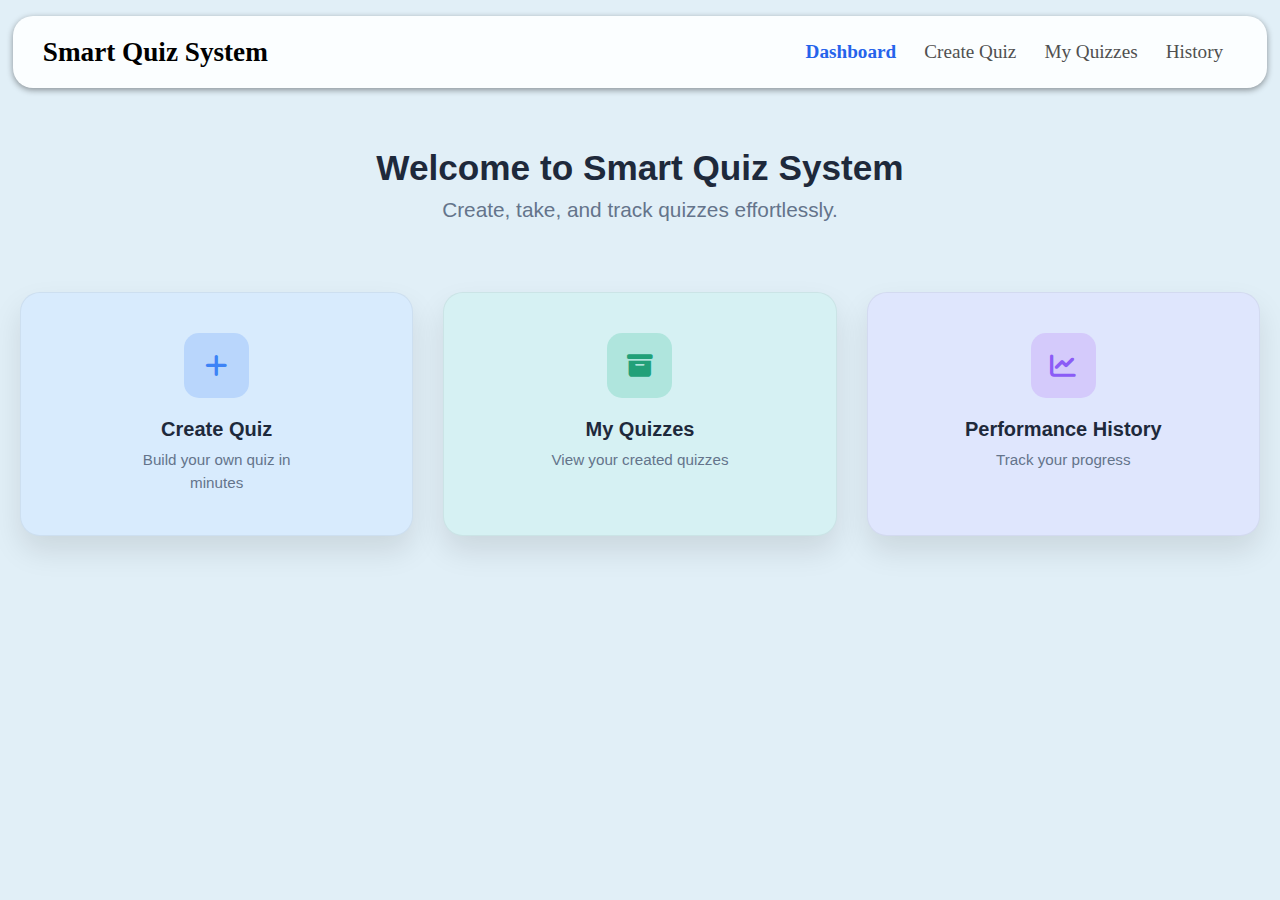
<file: index.html>
<!DOCTYPE html>
<html lang="en">

<head>
    <meta charset="UTF-8">
    <meta name="viewport" content="width=device-width, initial-scale=1.0">
    <title>Smart Quiz System</title>
    <link rel="stylesheet" href="https://cdnjs.cloudflare.com/ajax/libs/font-awesome/6.5.1/css/all.min.css">
    <link rel="stylesheet" href="css/style.css">
    <link rel="stylesheet" href="css/dashboard.css">
</head>

<body>

    <!-- NAV BAR -->

    <nav>
        <div class="logo">Smart Quiz System</div>
        <div class="nav-links">
            <a class="active">Dashboard</a>
            <a href="create-quiz.html">Create Quiz</a>
            <a href="my-quizzes.html">My Quizzes</a>
            <a href="history.html">History</a>
        </div>
    </nav>

    <!-- DASHBOARD -->

    <div class="dashboard-container">

        <div class="welcome-section">
            <h1>Welcome to Smart Quiz System</h1>
            <p>Create, take, and track quizzes effortlessly.</p>
        </div>

        <div class="dashboard-grid">

            <a href="create-quiz.html" class="create">
                <div class="icon-box">
                    <i class="fa-solid fa-plus"></i>
                </div>
                <h3>Create Quiz</h3>
                <p>Build your own quiz in minutes</p>
            </a>

            <a href="my-quizzes.html" class="my-quizzes">
                <div class="icon-box">
                    <i class="fa-solid fa-box-archive"></i>
                </div>
                <h3>My Quizzes</h3>
                <p>View your created quizzes</p>
            </a>

            <a href="history.html" class="history">
                <div class="icon-box">
                    <i class="fa-solid fa-chart-line"></i>
                </div>
                <h3>Performance History</h3>
                <p>Track your progress</p>
            </a>

        </div>

    </div>

</body>

</html>
</file>
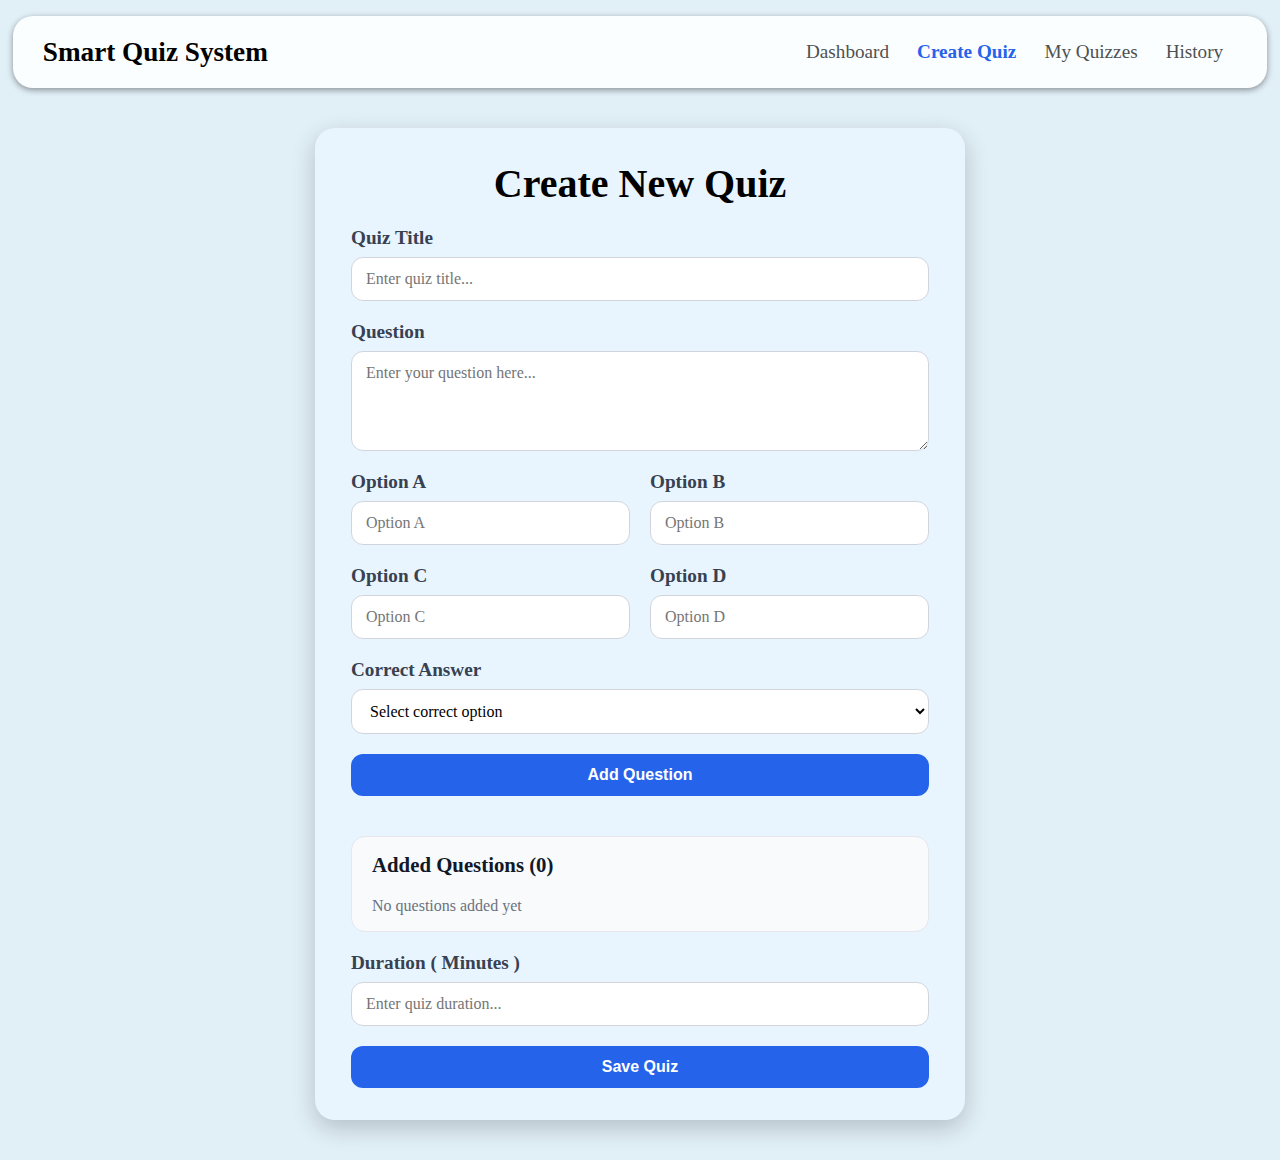
<file: create-quiz.html>
<!DOCTYPE html>
<html lang="en">

<head>
    <meta charset="UTF-8">
    <meta name="viewport" content="width=device-width, initial-scale=1.0">
    <title>Smart Quiz System</title>
    <link rel="stylesheet" href="https://cdnjs.cloudflare.com/ajax/libs/font-awesome/6.5.1/css/all.min.css">
    <link rel="stylesheet" href="css/style.css">
    <link rel="stylesheet" href="css/create-quiz.css">
</head>

<body>

    <!-- NAV BAR -->

    <nav>
        <div class="logo">Smart Quiz System</div>
        <div class="nav-links">
            <a>Dashboard</a>
            <a class="active">Create Quiz</a>
            <a>My Quizzes</a>
            <a>History</a>
        </div>
    </nav>

    <!-- CREATE QUIZ FORM -->

    <div class="create-card">

        <h1>Create New Quiz</h1>

        <form id="create-quiz-form">

            <label for="quiz-title"> <!-- quiz title -->
                Quiz Title
                <input id="quiz-title" type="text" placeholder="Enter quiz title...">
            </label>

            <label for="question"> <!-- question -->
                Question
                <textarea id="question" placeholder="Enter your question here..."></textarea>
            </label>

            <div class="options-grid"> <!-- options -->
                <label for="option-a">
                    Option A
                    <input id="option-a" type="text" placeholder="Option A">
                </label>

                <label for="option-b">
                    Option B
                    <input id="option-b" type="text" placeholder="Option B">
                </label>

                <label for="option-c">
                    Option C
                    <input id="option-c" type="text" placeholder="Option C">
                </label>

                <label for="option-d">
                    Option D
                    <input id="option-d" type="text" placeholder="Option D">
                </label>
            </div>

            <label for="correct-answer"> <!-- correct answer-->
                Correct Answer
                <select id="correct-answer" name="correctAnswer">
                    <option value="">Select correct option</option>
                    <option value="A">A</option>
                    <option value="B">B</option>
                    <option value="C">C</option>
                    <option value="D">D</option>
                </select>
            </label>


            <button type="button" id="add-Question-Btn">Add Question</button> <!-- Add  Question -->

            <div class="added-question">
                <div class="questions-added">
                    Added Questions (<span id="question-Count">0</span>)
                </div>
                <div class="question-list">No questions added yet
                    <!-- <div class="question-item">
                        <span class="question-number">Q${}.</span>
                        <span class="question-text">${}</span>
                        <span class="question-answer">Ans: ${}</span>
                        <img src="icons/delete.png" alt="delete">
                    </div> -->
                </div>
            </div>

            <label for="duration"> <!-- duration -->
                Duration ( Minutes )
                <input id="duration" type="number" min="1" max="180" placeholder="Enter quiz duration...">
            </label>

            <button type="submit" id="save-Quiz-Btn">Save Quiz</button> <!-- Save Quiz-->
        </form>

    </div>

    <script src="js/create-quiz.js"></script>

</body>

</html>
</file>
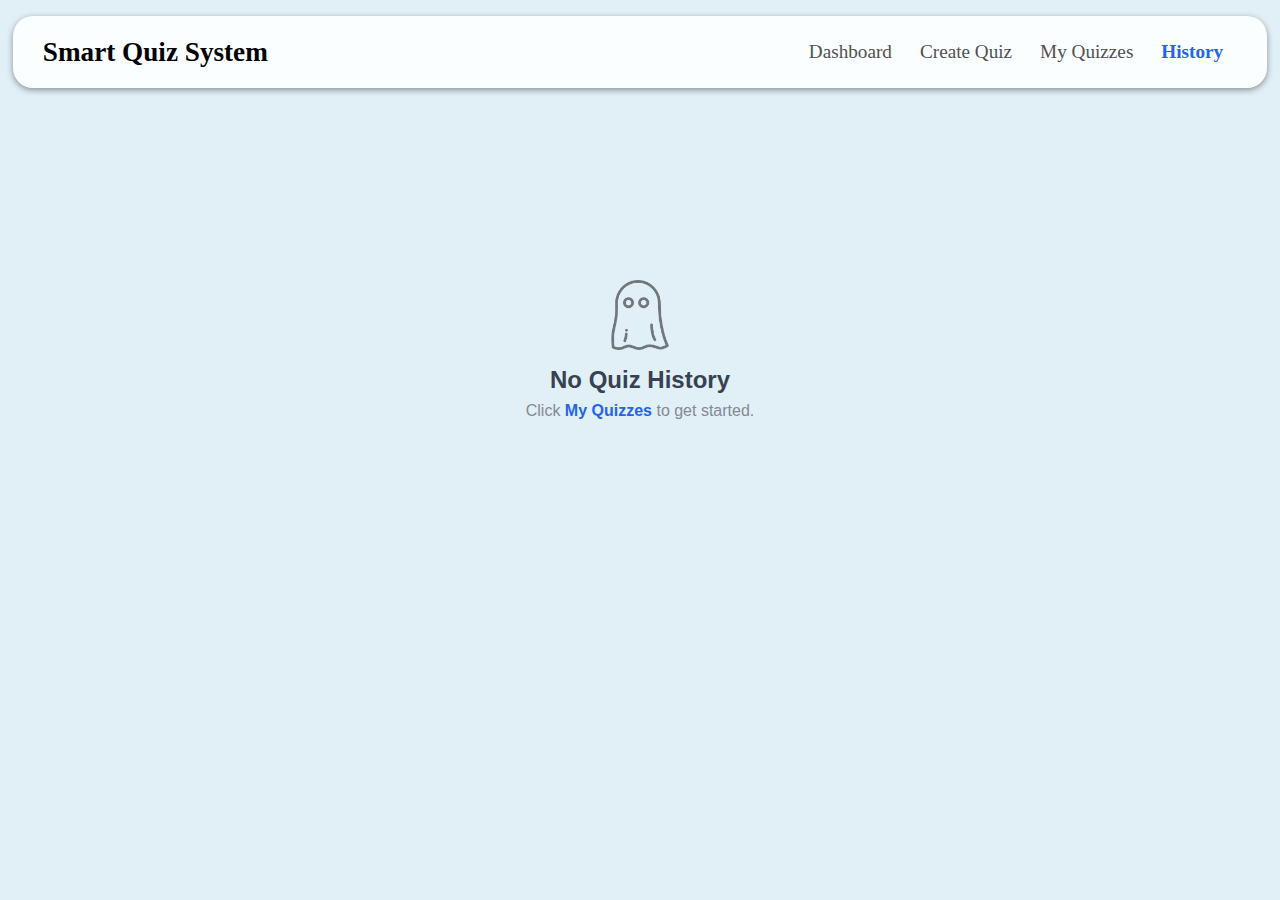
<file: history.html>
<!DOCTYPE html>
<html lang="en">

<head>
    <meta charset="UTF-8">
    <meta name="viewport" content="width=device-width, initial-scale=1.0">
    <title>Smart Quiz System</title>
    <link rel="stylesheet" href="https://cdnjs.cloudflare.com/ajax/libs/font-awesome/6.5.1/css/all.min.css">
    <link rel="stylesheet" href="css/style.css">
    <link rel="stylesheet" href="css/history.css">
</head>

<body>

    <!-- NAV BAR -->

    <nav>
        <div class="logo">Smart Quiz System</div>
        <div class="nav-links">
            <a href="index.html">Dashboard</a>
            <a href="create-quiz.html">Create Quiz</a>
            <a href="my-quizzes.html">My Quizzes</a>
            <a class="active">History</a>
        </div>
    </nav>

    <!-- HISTORY -->

    <div class="history-page">

        <div class="performance-header">
            <h2>Performance History</h2>
            <button id="clear-btn">Clear History</button>
        </div>

        <div class="data-card">
            <table class="data-table">
                <thead>
                    <tr>
                        <th>Quiz Name</th>
                        <th>Score</th>
                        <th>Percentage</th>
                        <th>Date</th>
                        <th>Time</th>
                    </tr>
                </thead>
                <tbody id="table-body">
                    <!-- <tr>
                        <td class="title">
                            Math Basics
                        </td>
                        <td>
                            <div class="score Good">
                                <span class="score-a">8</span>/<span class="score-t">10</span>
                            </div>
                        </td>
                        <td class="percent Good">80%</td>
                        <td>1/23/2026</td>
                        <td>1:09:08 AM</td>
                    </tr> -->
                </tbody>
            </table>
        </div>

        <div class="empty-quiz-card">
            <img src="icons/ghost.png" alt="ghost">
            <h3>No Quiz History</h3>
            <p>Click <strong>My Quizzes</strong> to get started.</p>
        </div>

    </div>

    <div id="clear-popup" style="display: none;">
        <div class="popup-card">
            <div class="popup-icon">
                <i class="fa-solid fa-circle-question"></i>
            </div>
            <h2 id="popup-title">Are you sure?</h2>
            <div id="popup-message">
                <p>Do you really want to clear history?</p=>
                <p>This action cannot be undone.</p>
            </div>
            <div class="popup-button">
                <button type="button" id="cancel-btn">Cancel</button>
                <button type="button" id="confirm-btn">Clear</button>
            </div>
        </div>
    </div>

    <script src="js/history.js"></script>

</body>

</html>
</file>
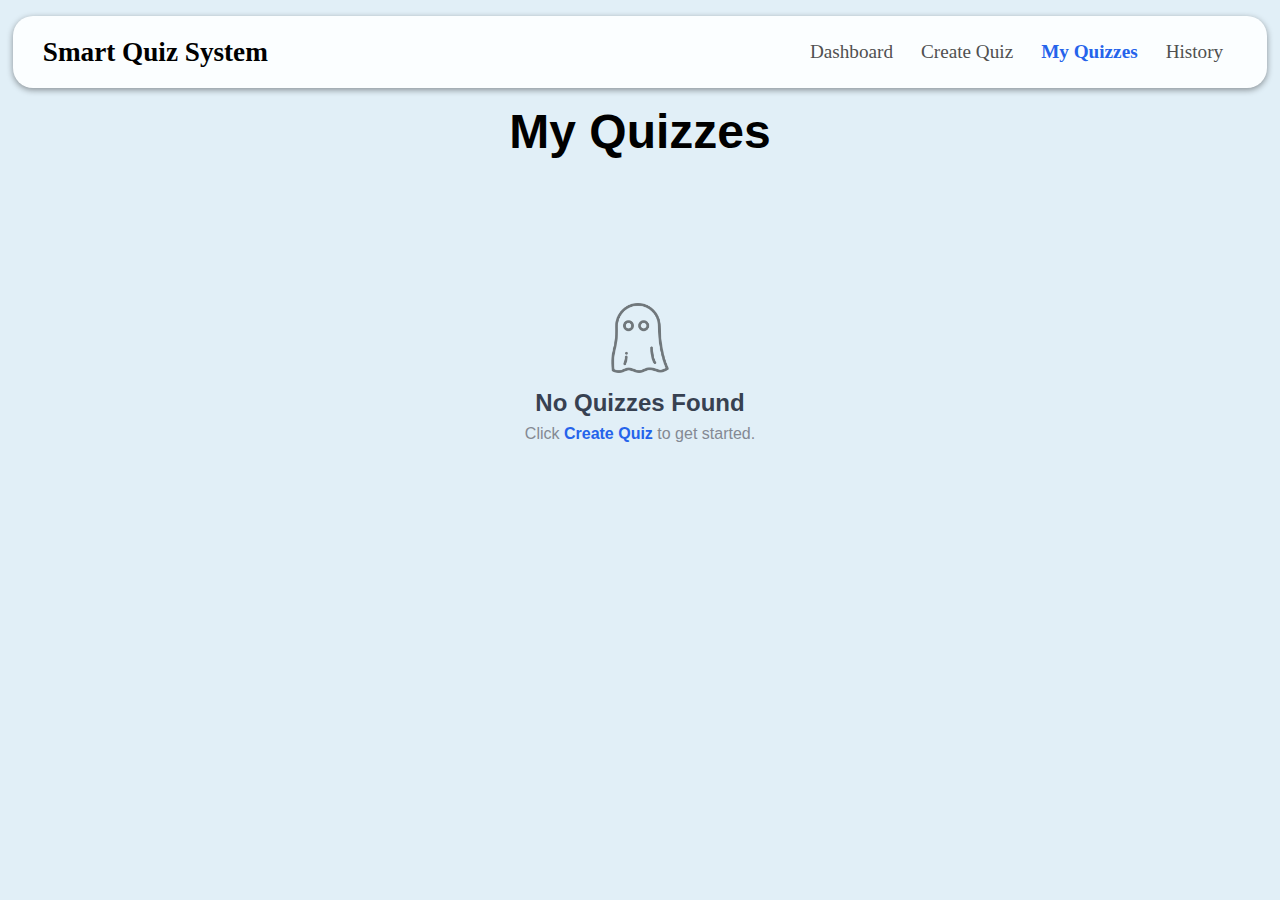
<file: my-quizzes.html>
<!DOCTYPE html>
<html lang="en">
<head>
    <meta charset="UTF-8">
    <meta name="viewport" content="width=device-width, initial-scale=1.0">
    <title>Smart Quiz System</title>
    <link rel="stylesheet" href="https://cdnjs.cloudflare.com/ajax/libs/font-awesome/6.5.1/css/all.min.css">
    <link rel="stylesheet" href="css/style.css">
    <link rel="stylesheet" href="css/my-quizzes.css">
</head>
<body>
    
    <!-- NAV BAR -->

    <nav>
        <div class="logo">Smart Quiz System</div>
        <div class="nav-links">
            <a href="index.html">Dashboard</a>
            <a href="create-quiz.html">Create Quiz</a>
            <a class="active">My Quizzes</a>
            <a href="history.html">History</a>
        </div>
    </nav>

    <!-- QUIZ CARD GRID -->
    <div class="container">

        <h1>My Quizzes</h1>
        
        <div class="quiz-card-grid">  
            <!-- <div class="quiz-card">
                <div class="title">life at 115</div>
                <div class="duration">duration : 180</div>
                <div class="questions-created">
                    <div class="questions">3 Questions</div>
                    <div class="created">created : 1/21/2026, 11:13:37 PM</div>
                </div>
                <div class="buttons">
                    <button class="start-btn">Start</button>
                    <img src="icons/delete.png" alt="delete" class="delete-btn">
                </div>
            </div> -->
            
        </div>

        <div class="empty-quiz-card">
            <img src="icons/ghost.png" alt="ghost">
            <h3>No Quizzes Found</h3>
            <p>Click <strong>Create Quiz</strong> to get started.</p>
        </div>

    </div>

    <script src="js/my-quizzes.js"></script>
        
    </body>
    </html>
</file>
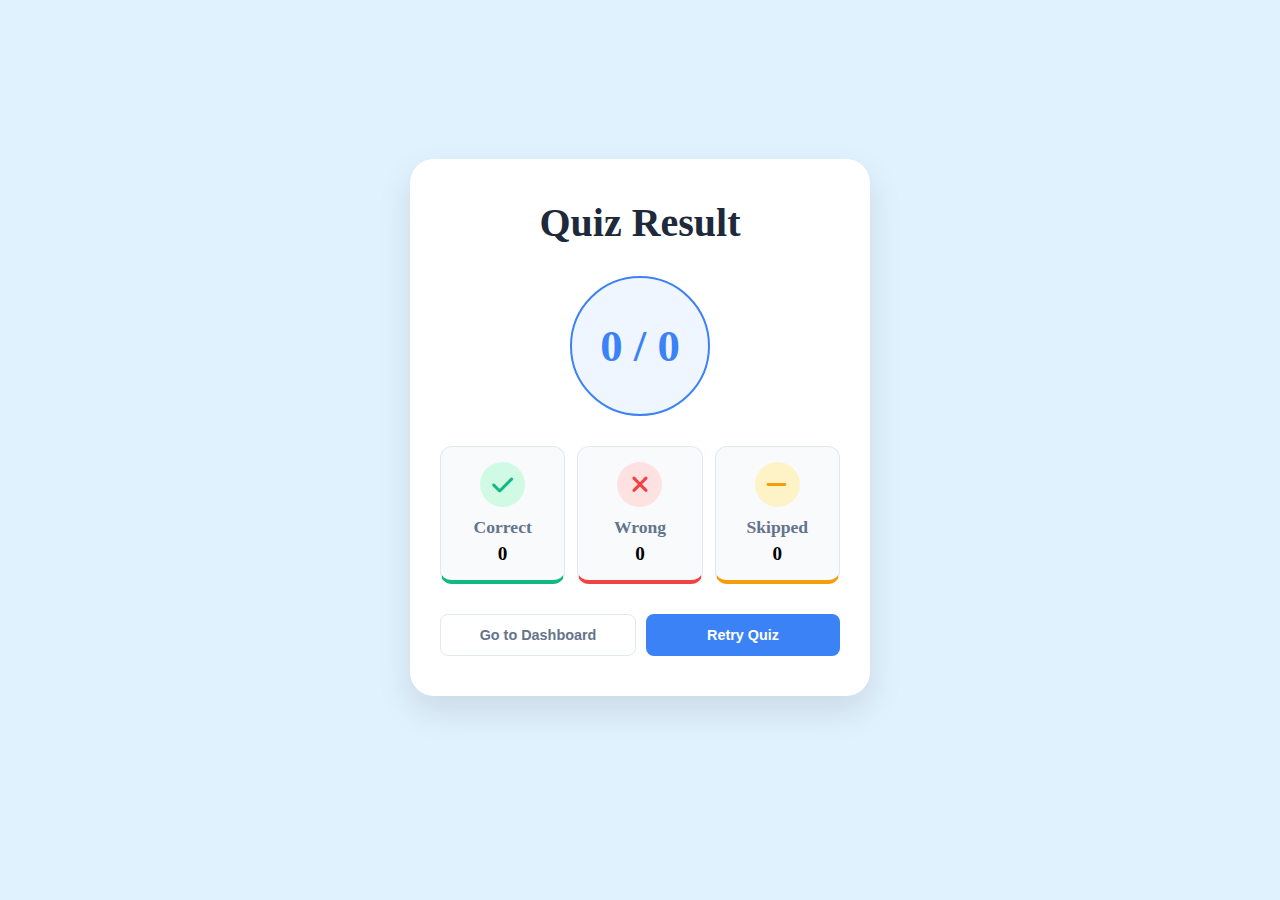
<file: result.html>
<!DOCTYPE html>
<html lang="en">

<head>
    <meta charset="UTF-8">
    <meta name="viewport" content="width=device-width, initial-scale=1.0">
    <title>Smart Quiz System</title>
    <link rel="stylesheet" href="https://cdnjs.cloudflare.com/ajax/libs/font-awesome/6.5.1/css/all.min.css">
    <link rel="stylesheet" href="css/style.css">
    <link rel="stylesheet" href="css/result.css">
</head>

<body>

    <div class="container">

        <div class="result-card">

            <header class="quiz-header">
                <h1>Quiz Result</h1>
            </header>

            <div class="score-container">
                <div class="score-circle">
                    <span id="score-text">
                    <span id="score">0</span> / <span id="total-score">0</span>
                    </span>
                </div>
            </div>

            <div class="stats-grid">

                <div class="stat-box correct">
                    <i class="fa-solid fa-check"></i>
                    <p>Correct</p>
                    <span id="correct-count">0</span>
                </div>

                <div class="stat-box wrong">
                    <i class="fa-solid fa-xmark"></i>
                    <p>Wrong</p>
                    <span id="wrong-count">0</span>
                </div>

                <div class="stat-box unattempted">
                    <i class="fa-solid fa-minus"></i>
                    <p>Skipped</p>
                    <span id="unattempted-count">0</span>
                </div>

            </div>

            <div class="quiz-footer">
                <button id="home-btn" class="nav-btn">Go to Dashboard</button>
                <button id="restart-btn" class="nav-btn submit-btn">Retry Quiz</button>
            </div>

        </div>
            
    </div>

    <script src="js/result.js"></script>

</body>

</html>
</file>
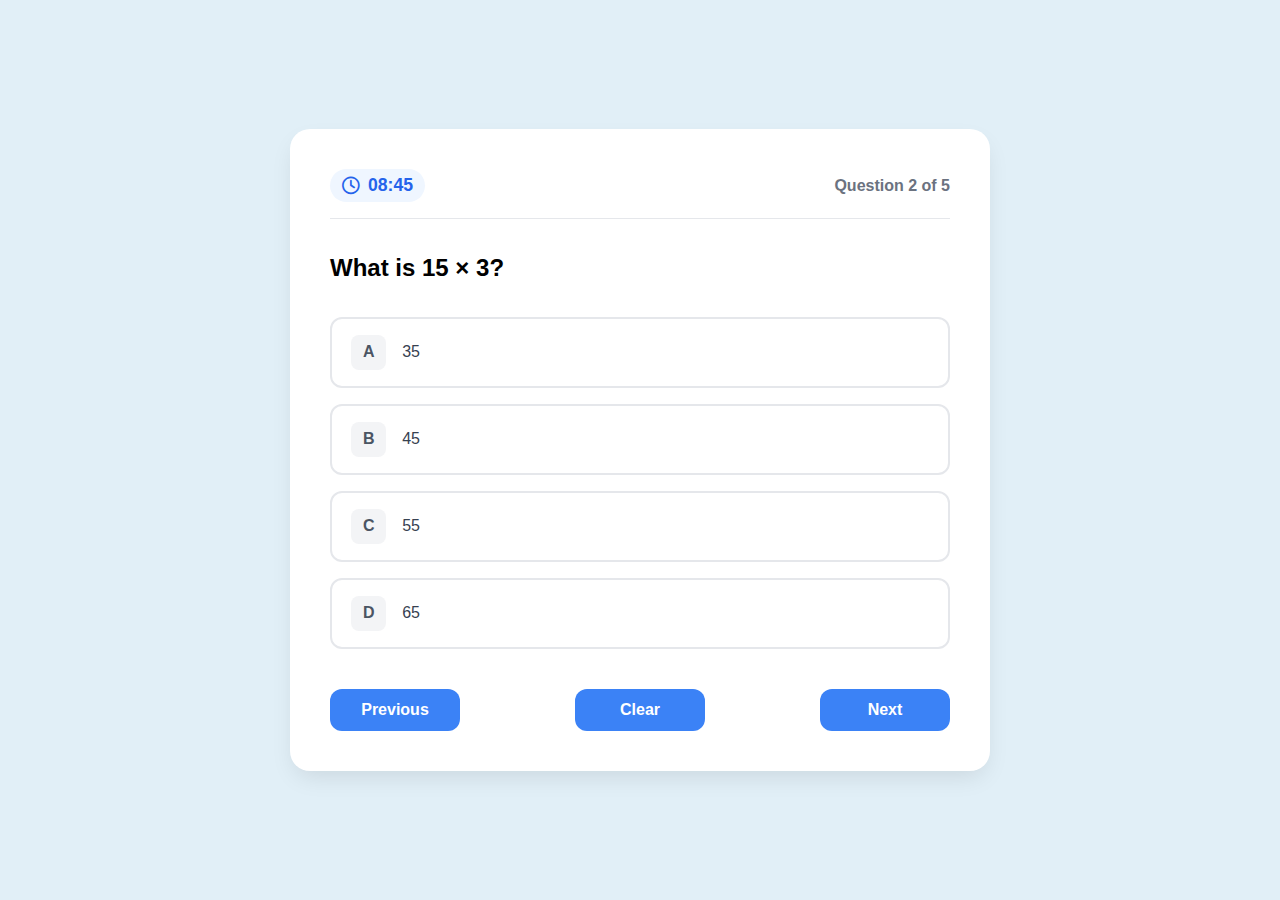
<file: take-quiz.html>
<!DOCTYPE html>
<html lang="en">

<head>
    <meta charset="UTF-8">
    <meta name="viewport" content="width=device-width, initial-scale=1.0">
    <title>Smart Quiz System</title>
    <link rel="stylesheet" href="https://cdnjs.cloudflare.com/ajax/libs/font-awesome/6.5.1/css/all.min.css">
    <link rel="stylesheet" href="css/style.css">
    <link rel="stylesheet" href="css/take-quiz.css">
</head>

<body>

    <div class="quiz-container">

        <div class="quiz-header">
            <div class="timer">
                <i class="fa-regular fa-clock"></i>
                <span id="time-left">08:45</span>
            </div>
            <div class="question-count">
                Question <span id="current-q">2</span> of <span id="total-q">5</span>
            </div>
        </div>

        <div class="question-box">
            <h2 id="question-text">What is 15 × 3?</h2>
        </div>

        <div class="options-grid">
            <label class="option-card">
                <input type="radio" name="answer" value="A">
                <span class="option-label">A</span>
                <span class="option-text" id="opt-A">35</span>
            </label>

            <label class="option-card">
                <input type="radio" name="answer" value="B">
                <span class="option-label">B</span>
                <span class="option-text" id="opt-B">45</span>
            </label>

            <label class="option-card">
                <input type="radio" name="answer" value="C">
                <span class="option-label">C</span>
                <span class="option-text" id="opt-C">55</span>
            </label>

            <label class="option-card">
                <input type="radio" name="answer" value="D">
                <span class="option-label">D</span>
                <span class="option-text" id="opt-D">65</span>
            </label>
        </div>

        <div class="quiz-footer">
            <button class="prev-btn">Previous</button>
            <button class="clear-btn">Clear</button>
            <button class="next-btn">Next</button>
            <button class="submit-btn" style="display: none";>Submit</button>
        </div>

    </div>

    <script src="js/take-quiz.js"></script>
</body>

</html>
</file>
<file: css/style.css>
/* GLOBAL STYLES */

* {
  box-sizing: border-box;
  margin: 0;
  padding: 0;
  scroll-behavior: smooth;
}

body {
    background-color: #e1eff7;   
}


/* NAVIGATION BAR */

nav {
    margin-top: 16px;
    margin-left: auto;
    margin-right: auto;

    padding: 0 30px 0 30px;

    height: 72px;
    width: 98%;
    
    border-radius: 20px;
    display: flex;
    justify-content: space-between; 
    align-items: center;
    
    background-color: #FBFEFF;
    box-shadow: 0 2px 6px rgba(0, 0, 0, 0.4);
}

.logo {
    font-size: 1.7rem;
    font-weight: 700;
    color: black;
    cursor: pointer;
}

.nav-links {
    display: flex;
    align-items: center;
}

.nav-links a {
    font-size: 1.2rem;
    font-weight: 500;
    text-decoration: none;
    color: rgb(80, 80, 80);
    padding: 8px 14px;
    border-radius: 10px;
    cursor: pointer;
    transition: background-color 0.25s ease, color 0.25s ease;
}

.nav-links a:hover {
    background-color: #e8f1ff;
    color: #2563eb;
}


.nav-links a.active {
    color: #2563eb;
    font-weight: 700;
}
</file>
<file: css/dashboard.css>
.dashboard-container {
    font-family: sans-serif;
    max-width: 1300px;
    margin: 60px auto;
    padding: 0 20px;
    text-align: center;
}

.welcome-section h1 {
    font-size: 2.2rem;
    color: #1e293b;
    margin-bottom: 10px;
    font-weight: 700;
}

.welcome-section p {
    color: #64748b;
    font-size: 1.3rem;
    margin-bottom: 70px;
}

.dashboard-grid {
    display: grid;
    grid-template-columns: repeat(3, 1fr); 
    gap: 30px;
    margin-top: 20px;
}

.dashboard-grid a {
    text-decoration: none;
    padding: 40px 20px;
    border-radius: 20px;
    display: flex;
    flex-direction: column;
    align-items: center;
    border: 1px solid rgba(0, 0, 0, 0.05);
    box-shadow: 0 15px 30px rgba(0, 0, 0, 0.1); 
    transition: box-shadow 0.3s ease, background 0.3s ease, transform 0.3s ease;
}

.dashboard-grid a:hover {
    transform: scale(1.05);
}

.icon-box {
    width: 65px;
    height: 65px;
    border-radius: 15px;
    display: flex;
    align-items: center;
    justify-content: center;
    font-size: 1.6rem;
    margin-bottom: 20px;
}

.dashboard-grid h3 {
    color: #1e293b;
    font-size: 1.25rem;
    font-weight: 700;
    margin-bottom: 8px;
}

.dashboard-grid p {
    color: #64748b;
    font-size: 0.95rem;
    line-height: 1.5;
    max-width: 200px;
}

.create {
    background-color: #d8ebfd;
}

.create h3 {
    transition: color 0.3s ease;
}

.create .icon-box {
    background-color: #b9d6fc;
    color: #3d83f6;
    transition: background 0.3s ease;
}

.create:hover {
    background-color: #d0e5f8;
    box-shadow: 0 5px 30px rgba(0, 0, 0, 0.2); 
}

.create:hover h3 {
    color: #2d70db;
}

.create:hover .icon-box {
    background-color: #a4cafc;  
}

.my-quizzes {
    background-color: #d6f1f3;
}

.my-quizzes h3 {
    transition: color 0.3s ease;
}

.my-quizzes .icon-box {
    background-color: #afe5dd;
    color: #22a078;
    transition: background 0.3s ease;
}

.my-quizzes:hover {
    background-color: #cbeaec; 
    box-shadow: 0 5px 30px rgba(0, 0, 0, 0.2); 
}

.my-quizzes:hover h3{
    color: #198160;
}

.my-quizzes:hover .icon-box {
    background-color: #a9dcd5;
}

.history {
    background-color: #dfe6fd;
}

.history h3 {
    transition: color 0.3s ease;
}

.history .icon-box {
    background-color: #d4cafb;
    color: #8b5cf6;
    transition: background 0.3s ease;
}

.history:hover {
    background-color: #d2dbf7;
    box-shadow: 0 5px 30px rgba(0, 0, 0, 0.2); 
}

.history:hover h3 {
    color: #7e4eef;
}

.history:hover .icon-box {
    background-color: #c5baf1;
}

@media (max-width: 1024px) {
    .dashboard-grid {
        grid-template-columns: repeat(2, 1fr);
        gap: 20px;
    }

    .dashboard-grid a:last-child {
        grid-column: span 2;
        max-width: 500px;
        justify-self: center;
        width: 100%;
    }
}

@media (max-width: 768px) {
    .dashboard-container {
        margin: 40px auto;
    }

    .welcome-section h1 {
        font-size: 1.8rem;
    }

    .welcome-section p {
        font-size: 1.1rem;
        margin-bottom: 40px;
    }
}

@media (max-width: 600px) {
    .dashboard-grid {
        grid-template-columns: 1fr;
        max-width: 400px;
        margin: 20px auto 0;
    }

    .dashboard-grid a:last-child {
        grid-column: span 1;
        max-width: 100%;
    }

    .dashboard-grid a {
        padding: 30px 20px;
    }

    .dashboard-grid p {
        max-width: 100%;
    }
}
</file>
<file: css/create-quiz.css>
/* CREATE QUIZ */

.create-card {
    max-width: 650px;   
    margin: 40px auto;
    padding: 32px 36px;
    background-color: #E9F5FE;
    border-radius: 20px;
    box-shadow: 0 8px 24px rgba(0, 0, 0, 0.2);
}

.create-card h1 {
    text-align: center;
    font-size: 2.5rem;
    font-weight: 700;
    margin-bottom: 20px;
}

.create-card form {
    display: flex;
    flex-direction: column;
    gap: 20px;
}

.create-card label {
    display: flex;
    flex-direction: column;
    font-size: 1.2rem;
    font-weight: 550;
    color: #374151;
    gap: 8px;
}

.create-card input,
.create-card textarea,
.create-card select {
    width: 100%;
    padding: 12px 14px;
    font-size: 1rem;
    border-radius: 12px;
    border: 1px solid #d1d5db;
    outline: none;
    font-family: inherit;   
    background-color: #ffffff;
}

.create-card textarea {
    min-height: 100px;
    resize: vertical;
}

.options-grid {
    display: grid;
    grid-template-columns: repeat(2,1fr);
    gap: 20px;
}

.added-question {
    padding: 16px 20px;
    background-color: #f8fafc;
    border-radius: 14px;
    border: 1px solid #e5e7eb;
}

.questions-added {
    font-size: 1.3rem;
    font-weight: 600;
    color: #111827;
    margin-bottom: 20px;
}

.question-list {
    font-size: 1rem;
    color: #6b7280;
}

.create-card button {
    font-size: 1rem;
    padding: 12px 18px;
    border-radius: 12px;
    border: none;
    cursor: pointer;
    font-weight: 700;
    background-color: #2563eb;
    color: #ffffff;
}

#add-Question-Btn {
    margin-bottom: 20px;
}

#add-Question-Btn:hover,
#save-Quiz-Btn:hover {
    background-color: #1e4fd6;
}

.question-list {
    display: flex;
    flex-direction: column;
    gap: 10px;
}

.question-item {
    display: flex;
    align-items: center;
    padding: 10px 14px;
    background-color: #ffffff;
    border-radius: 10px;
    border: 1px solid #e5e7eb;
    font-size: 1.1rem;
    gap: 5px;
}

.question-number {
    font-weight: 600;
    color: #2563eb;
    margin-right: 8px;
}

.question-text {
    font-size: 1.2rem;
    color: #111827;
    flex: 1;
    min-width: 0; 
    word-wrap: break-word;
    word-spacing: 0.2rem;
}

.question-answer {
    font-weight: 500;
    color: #059669;
    background-color: #ecfdf5;
    padding: 4px 8px;
    border-radius: 6px;
    margin-right: 10px;
}

.question-item img {
    background-color: #fee2e2;   
    padding: 6px;
    border-radius: 6px;
    cursor: pointer;
    height: 35px;
    width: 35px;
    transition: height 0.2s ease, width 0.2s ease;
}

.question-item img:hover {
    background-color: #fecaca;
    width: 38px;
    height: 38px;
}
</file>
<file: css/history.css>
.history-page {
    width: 100%;
    max-width: 1100px;
    margin: 40px auto;
    padding: 0 20px;
}

.performance-header {
    display: flex;
    justify-content: space-between;
    align-items: center;
    margin-bottom: 25px;
}

.performance-header h2 { 
    font-size: 1.8rem;
    color: #1e293b;
    font-weight: 700;
}

.data-card {
    background: #ffffff;
    border-radius: 20px;
    box-shadow: 0 10px 25px rgba(0, 0, 0, 0.05);
    overflow: hidden;
    border: 1px solid #e2e8f0;
}

.data-table {   
    width: 100%;
    border-collapse: collapse;
    text-align: left;
}

.data-table th {
    background-color: #f8fafc;
    padding: 18px 25px;
    font-size: 0.8rem;
    font-weight: 700;
    color: #475569;
    text-transform: uppercase;
    letter-spacing: 1px;
    text-align: center;
    border-bottom:1px #475569 solid;
    
}

.data-table td {
    padding: 20px 25px;
    border-top: 1px solid white;
    color: #334155;
    font-size: 1rem;
    text-align: center;
    max-width: 200px;
    word-wrap: break-word;
}

.data-table tr:hover {
    background-color: #fcfdfe;
}

.score {
    font-family: sans-serif;
    padding: 6px 14px;
    border-radius: 50px;
    font-weight: 700;
    font-size: 0.9rem;
    display: inline-block;
}

.percent {
    font-size: 1.05rem !important;
}

.score.Good {
    background-color: #d1fae5;
    color: #10b981;
}

.percent.Good {
    color: #10b981 !important;
    font-weight: 700;
}

.score.Bad {
    background-color: #fee2e2;
    color: #ef4444;
}

.percent.Bad {
    color: #ef4444 !important;
    font-weight: 700;
}

#clear-btn {
    background-color: #fee2e2;
    color: #ef4444;
    border: 1px solid #fecaca;
    padding: 10px 20px;
    border-radius: 10px;
    font-size: 0.9rem;
    font-weight: 600;
    cursor: pointer;
    transition: all 0.3s ease;
}

#clear-btn:hover {
    background-color: #ef4444;
    color: #ffffff;
    box-shadow: 0 4px 12px rgba(239, 68, 68, 0.2);
}

.empty-quiz-card {
    display: flex;
    flex-direction: column;
    align-items: center;
    justify-content: center;
    margin-top: 12rem;
}

.empty-quiz-card img {
    width: 70px;
    opacity: 0.5;
    margin-bottom: 1rem;
}
    
.empty-quiz-card h3 {
    font-family: sans-serif;
    font-size: 1.5rem;
    color: #374151;
    margin-bottom: 0.5rem;
}

.empty-quiz-card p {
    font-family: sans-serif;
    color: #848993;
    font-size: 1rem;
}

.empty-quiz-card p strong {
    color: #2563eb;
}

#clear-popup {
    position: fixed;
    top: 0;
    left: 0;
    width: 100%;
    height: 100%;
    background-color: rgba(15, 23, 42, 0.4);
    backdrop-filter: blur(5px);
    align-items: center;
    justify-content: center;
    z-index: 10000;
    font-family: system-ui;
}

#clear-popup .popup-card {
    background: #ffffff;
    padding: 1.1rem 2.5rem 2rem;
    border-radius: 24px;
    max-width: 380px;
    width: 90%;
    text-align: center;
    box-shadow: 0 25px 50px -12px rgba(0, 0, 0, 0.15);
}

#clear-popup .popup-icon {
    font-size: 2.8rem;
    display: block;
    color: #3b82f6;
    margin-bottom: 0.1rem;
}

#clear-popup #popup-title {
    font-size: 1.5rem;
    font-weight: 800;
    color: #1e293b;
    margin-bottom: 0.6rem;
}

#clear-popup #popup-message {
    font-size: 1.1rem;
    color: #64748b;
    line-height: 1.2;
    margin-bottom: 1.3rem;
}

.popup-button {
    display: flex;
    gap: 12px;
    width: 100%;
}

#cancel-btn, #confirm-btn {
    flex: 1;
    padding: 14px;
    border: none;
    border-radius: 12px;
    font-size: 1rem;
    font-weight: 600;
    cursor: pointer;
    transition: all 0.2s ease;
}

#cancel-btn {
    background-color: #e3e6ea;
    color: #414e60;
}

#cancel-btn:hover {
    background-color: rgb(213, 219, 227);
}

#confirm-btn {
    background-color: #f43f5e;
    color: white;
}

#confirm-btn:hover {
    background-color: #e11d48;
    box-shadow: 0 4px 12px rgba(244, 63, 94, 0.3);
}

#cancel-btn:active, #confirm-btn:active {
    transform: scale(0.96);
}

@keyframes popupEntrance {
    from {
        opacity: 0;
        transform: scale(0.9) translateY(-20px);
    }
    to {
        opacity: 1;
        transform: scale(1) translateY(0);
    }
}

.popup-card {
    animation: popupEntrance 0.5s;
}
</file>
<file: css/my-quizzes.css>
.container {
    display: flex;
    flex-direction: column;
    align-items: center;
}

.container h1{
    margin-top: 1rem;
    font-family: sans-serif;
    font-size: 3rem;
    font-weight: 800;
    color: black;
}

.empty-quiz-card {
    display: flex;
    flex-direction: column;
    align-items: center;
    justify-content: center;
    margin-top: 5rem;
}

.empty-quiz-card img {
    width: 70px;
    opacity: 0.5;
    margin-bottom: 1rem;
}
    
.empty-quiz-card h3 {
    font-family: sans-serif;
    font-size: 1.5rem;
    color: #374151;
    margin-bottom: 0.5rem;
}

.empty-quiz-card p {
    font-family: sans-serif;
    color: #848993;
    font-size: 1rem;
}

.empty-quiz-card p strong {
    color: #2563eb;
}

.quiz-card-grid {
    margin: 2rem;
    max-width: 800px;
    width: 100%;
    margin-left: auto;
    margin-right: auto;
    display: grid;
    grid-template-columns: repeat(2, 1fr);
    row-gap: 2rem;
    column-gap: 3rem;
}

.quiz-card {
    min-height: 170px;
    background-color: #ffffff;
    border-radius: 16px;
    padding: 1.2rem 1.3rem;

    display: flex;
    flex-direction: column;
    gap: 0.7rem;

    box-shadow: 0 6px 18px rgba(0, 0, 0, 0.08);
}

.quiz-card .questions-created {
    display: flex;
    justify-content: space-between;
    font-size: 1rem;
    color: #6b7280;
}

.quiz-card .buttons {
    display: flex;
    justify-content: space-between;
    align-items: center;
    gap: 0.8rem;
    margin-top: 0.4rem;
}

.quiz-card .buttons .start-btn {
    flex: 1;
    font-size: 1rem;
    padding: 12px 18px;
    border-radius: 12px;
    border: none;
    cursor: pointer;
    font-weight: 700;
    background-color: #2563eb;
    color: #ffffff;
}

.quiz-card .buttons .start-btn:hover {
    background-color: #1e4fd6;
}

.quiz-card .buttons .delete-btn {
    background-color: #fee2e2;
    padding: 6px;
    border-radius: 6px;
    cursor: pointer;
    height: 35px;
    width: 35px;
    transition: height 0.4s ease, width 0.4s ease;
}

.quiz-card .buttons .delete-btn:hover {
    background-color: #fecaca;
    width: 40px;
    height: 40px;
}

.quiz-card .title {
    font-family: sans-serif;
    font-size: 1.4rem;
    font-weight: 800;
    color: black;
    letter-spacing: -0.5px;
    word-break: break-word;
}

.quiz-card .duration {
    font-family: sans-serif;
    background-color: #eff6ff;
    color: #2563eb;
    font-size: 0.9rem;
    font-weight: 700;
    padding: 6px 12px;
    border-radius: 20px;
    min-height: 40px;
    display: flex;
    align-items: center;
}

.quiz-card .questions-created {
    font-family: sans-serif;
    font-size: 0.8rem;
    color: #9ca3af;
    padding-top: 10px;
    border-top: 1px solid black;
    font-weight: 500;
}

#delete-popup {
    position: fixed;
    top: 0;
    left: 0;
    width: 100%;
    height: 100%;
    background-color: rgba(15, 23, 42, 0.4);
    backdrop-filter: blur(5px);
    align-items: center;
    justify-content: center;
    z-index: 10000;
    font-family: system-ui;
}

#delete-popup .popup-card {
    background: #ffffff;
    padding: 1.1rem 2.5rem 2rem;
    border-radius: 24px;
    max-width: 380px;
    width: 90%;
    text-align: center;
    box-shadow: 0 25px 50px -12px rgba(0, 0, 0, 0.15);
}

#delete-popup .popup-icon {
    font-size: 2.8rem;
    display: block;
    color: #3b82f6;
    margin-bottom: 0.1rem;
}

#delete-popup #popup-title {
    font-size: 1.5rem;
    font-weight: 800;
    color: #1e293b;
    margin-bottom: 0.6rem;
}

#delete-popup #popup-message {
    font-size: 1.1rem;
    color: #64748b;
    line-height: 1.2;
    margin-bottom: 1.3rem;
}

.popup-button {
    display: flex;
    gap: 12px;
    width: 100%;
}

#cancel-btn, #confirm-btn {
    flex: 1;
    padding: 14px;
    border: none;
    border-radius: 12px;
    font-size: 1rem;
    font-weight: 600;
    cursor: pointer;
    transition: all 0.2s ease;
}

#cancel-btn {
    background-color: #e3e6ea;
    color: #414e60;
}

#cancel-btn:hover {
    background-color: rgb(213, 219, 227);
}

#confirm-btn {
    background-color: #f43f5e;
    color: white;
}

#confirm-btn:hover {
    background-color: #e11d48;
    box-shadow: 0 4px 12px rgba(244, 63, 94, 0.3);
}

#cancel-btn:active, #confirm-btn:active {
    transform: scale(0.96);
}

@keyframes popupEntrance {
    from {
        opacity: 0;
        transform: scale(0.9) translateY(-20px);
    }
    to {
        opacity: 1;
        transform: scale(1) translateY(0);
    }
}

.popup-card {
    animation: popupEntrance 0.5s;
}

@media (max-width: 900px) {
    .quiz-card-grid {
        column-gap: 1.5rem;
        padding: 0 1.5rem;
    }

    .container h1 {
        font-size: 2.2rem;
    }
}

@media (max-width: 768px) {
    .quiz-card-grid {
        grid-template-columns: 1fr;
        max-width: 500px;
    }

    .quiz-card .title {
        font-size: 1.25rem;
        word-wrap: break-word;
        min-width: 0;
    }
}

@media (max-width: 480px) {
    .container h1 {
        font-size: 1.8rem;
    }

    .quiz-card {
        padding: 1rem;
        width: 100%;
        min-width: 0;
    }

    .quiz-card .questions-created {
        flex-direction: column;
        gap: 5px;
        align-items: flex-start;
        width: 100%;
    }

    .quiz-card .buttons .start-btn {
        padding: 14px;
        font-size: 1.1rem;
    }
}
</file>
<file: css/result.css>
body {
    margin: 0;
    padding: 0;
    min-height: 95vh;
    display: flex;
    justify-content: center;
    align-items: center;
    background-color: #e0f2fe;
}

.container {
    width: 100%;
    max-width: 500px;
    padding: 20px;
}

.result-card {
    background-color: #ffffff;
    padding: 40px 30px;
    border-radius: 24px;
    box-shadow: 0 15px 35px rgba(0, 0, 0, 0.1);
    text-align: center;
    width: 100%;
    max-width: 600px;
}

.quiz-header {
    margin-bottom: 30px;
}

.quiz-header h1 {
    font-size: 2.5rem;
    color: #1e293b;
    font-weight: 800;
    margin: 0;
}

.score-container {
    display: flex;
    justify-content: center;
    margin-bottom: 30px;
}

.score-circle {
    height: 140px;
    width: 140px;
    background: #eff6ff;
    border: 2px solid #3b82f6;
    border-radius: 50%;
    
    display: flex;
    align-items: center;
    justify-content: center;
    
    color: white;
    font-size: 2.8rem;
    font-weight: 700;
}

#score-text {
    color: #3b82f6;
}

.stats-grid {
    display: flex;
    align-items: center;
    gap: 12px;
    margin-bottom: 30px;
}

.stat-box {
    flex: 1;
    max-width: 400px;
    width: 100%;
    background: #f8fafc;
    padding: 15px 5px;
    border-radius: 12px;
    border: 1px solid #e2e8f0;
}

.stat-box i {
    font-size: 1.5rem;
    height: 45px;
    width: 45px;
    border-radius: 50%;
    display: flex;
    align-items: center;
    justify-content: center;
    margin: 0 auto 10px;
}

.stat-box p {
    font-size: 1.1rem;
    color: #64748b;
    margin-bottom: 5px;
    font-weight: 600;
}

.stat-box span {
    font-size: 1.2rem;
    font-weight: 800;
}

.stat-box.correct { 
    border-bottom: 4px solid #10b981; 
}
.stat-box.correct i { 
    color: #10b981; 
    background-color: #d1fae5; 
}

.stat-box.wrong { 
    border-bottom: 4px solid #ef4444; 
}
.stat-box.wrong i { 
    color: #ef4444; 
    background-color: #fee2e2; 
}

.stat-box.unattempted { 
    border-bottom: 4px solid #f59e0b; 
}
.stat-box.unattempted i { 
    color: #f59e0b; 
    background-color: #fef3c7; 
}

.quiz-footer {
    display: flex;
    gap: 10px;
}

.nav-btn {
    flex: 1;
    padding: 12px;
    border-radius: 8px;
    font-size: 0.9rem;
    font-weight: 600;
    cursor: pointer;
    transition: 0.3s;
}

#home-btn {
    background: #ffffff;
    border: 1px solid #e2e8f0;
    color: #64748b;
}

#home-btn:hover {
    border-color: #3b82f6;
    color: #3b82f6;
    background-color: #eff6ff;
}

#restart-btn {
    background: #3b82f6;
    border: none;
    color: #ffffff;
}

#restart-btn:hover {
    background-color: #2563eb;
    transform: translateY(-2px);
}
</file>
<file: css/take-quiz.css>
body {
    min-height: 100vh;
    display: flex;
    align-items: center;
    justify-content: center;
    font-family: sans-serif;
}

.quiz-container {
    background: white;
    width: 100%;
    max-width: 700px;
    margin: 2rem;
    padding: 2.5rem;
    border-radius: 20px;
    box-shadow: 0 10px 25px -5px rgba(0, 0, 0, 0.1);
}

.quiz-header {
    display: flex;
    justify-content: space-between;
    align-items: center;
    margin-bottom: 2rem;
    padding-bottom: 1rem;
    border-bottom: 1px solid #e5e7eb;
}

.timer {
    display: flex;
    align-items: center;
    gap: 0.5rem;
    color: #2563eb;
    font-weight: 700;
    font-size: 1.1rem;
    background-color: #eff6ff;
    padding: 6px 12px;
    border-radius: 20px;
}

.question-count {
    color: #6b7280;
    font-weight: 600;
}

.question-box h2 {
    font-size: 1.5rem;
    color: black;
    font-weight: 800;
    margin-bottom: 2rem;
    line-height: 1.4;
    min-width: 0;
    word-wrap: break-word   ;
}

.options-grid {
    display: flex;
    flex-direction: column;
    gap: 1rem;
}

.option-card {
    display: flex;
    align-items: center;
    background: white;
    padding: 1rem 1.2rem;
    border: 2px solid #e5e7eb;
    border-radius: 12px;
    cursor: pointer;
    transition: all 0.2s ease;
}

.option-card input[type="radio"] {
    display: none;
}

.option-card:hover {
    background-color: #f8fafc;
    border-color: #cbd5e1;
}

.option-label {
    background-color: #f3f4f6;
    color: #4b5563;
    font-weight: 700;
    min-width: 35px;
    height: 35px;
    display: flex;
    align-items: center;
    justify-content: center;
    border-radius: 8px;
    margin-right: 1rem;
    transition: background 0.2s;
}

.option-text {
    font-size: 1rem;
    font-weight: 500;
    color: #374151;
    min-width: 0;
    word-wrap: break-word;
}

.option-card:has(input:checked) { 
    border-color: #2563eb;
    background-color: #eff6ff;
}

.option-card:has(input:checked) .option-label {
    background-color: #3978ff;
    color: white;
}

.quiz-footer {
    margin-top: 2.5rem;
    display: flex;
    justify-content: space-between;
    align-items: center;
    gap: 10px;
}

.quiz-footer button {
    background-color: #3b82f6;
    color: white;
    
    border: none;
    border-radius: 12px;
    padding: 12px 0;

    width: 130px;
    text-align: center;
    
    font-size: 1rem;
    font-family: inherit;
    font-weight: 600;
    cursor: pointer;
    transition: all 0.2s ease;
}

.quiz-footer button:hover {
    background-color: #2373f5;
    border-color: #3b82f6;
}

.quiz-footer button:disabled {
    background-color: #e5e7eb;
    color: #9ca3af;
    border-color: #e5e7eb;
    cursor: not-allowed;
    box-shadow: none;
    transform: none;    
}   

.quiz-footer .submit-btn {
    background-color: #10b981;
}

.quiz-footer .submit-btn:hover {
    background-color: #05ac75;
}

#submit-popup {
    position: fixed;
    top: 0;
    left: 0;
    width: 100%;
    height: 100%;
    background-color: rgba(15, 23, 42, 0.4);
    backdrop-filter: blur(5px);
    align-items: center;
    justify-content: center;
    z-index: 10000;
    font-family: system-ui;
}

#submit-popup .popup-card {
    background: #ffffff;
    padding: 1.1rem 2.5rem 2rem;
    border-radius: 24px;
    max-width: 380px;
    width: 90%;
    text-align: center;
    box-shadow: 0 25px 50px -12px rgba(0, 0, 0, 0.15);
}

.incomplete .popup-icon {
    font-size: 2.8rem;
    display: block;
    color: #f59e0b;
    margin-bottom: 0.1rem;
}

.complete .popup-icon {
    font-size: 2.8rem;
    display: block;
    color: #10b981;
    margin-bottom: 0.1rem;
}

#submit-popup #popup-title {
    font-size: 1.5rem;
    font-weight: 800;
    color: #1e293b;
    margin-bottom: 0.5rem;
}

#submit-popup #popup-message {
    font-size: 1.1rem;
    color: #64748b;
    line-height: 1.2;
    margin-bottom: 1.3rem;
}

.incomplete #popup-message strong {
    color: #f59e0b;
}

.popup-button {
    display: flex;
    gap: 12px;
    width: 100%;
}

#cancel-btn, #confirm-btn {
    flex: 1;
    padding: 14px;
    border: none;
    border-radius: 12px;
    font-size: 1rem;
    font-weight: 600;
    cursor: pointer;
    transition: all 0.2s ease;
}

#cancel-btn {
    background-color: #e3e6ea;
    color: #414e60;
}

#cancel-btn:hover {
    background-color: rgb(213, 219, 227);
}

.incomplete #confirm-btn {
    background-color: #f59e0b;
    color: white;
}

.incomplete #confirm-btn:hover {
    background-color: #ea980b;
    box-shadow: 0 4px 12px rgba(183, 132, 3, 0.1);
}

.complete #confirm-btn {
    background-color: #10b981;
    color: white;
}

.complete #confirm-btn:hover {
    background-color: #10ab77;
    box-shadow: 0 4px 12px rgba(48, 183, 3, 0.1);
}

#cancel-btn:active, #confirm-btn:active {
    transform: scale(0.96);
}

@keyframes popupEntrance {
    from {
        opacity: 0;
        transform: scale(0.9) translateY(-20px);
    }
    to {
        opacity: 1;
        transform: scale(1) translateY(0);
    }
}

.popup-card {
    animation: popupEntrance 0.5s;
}
</file>
